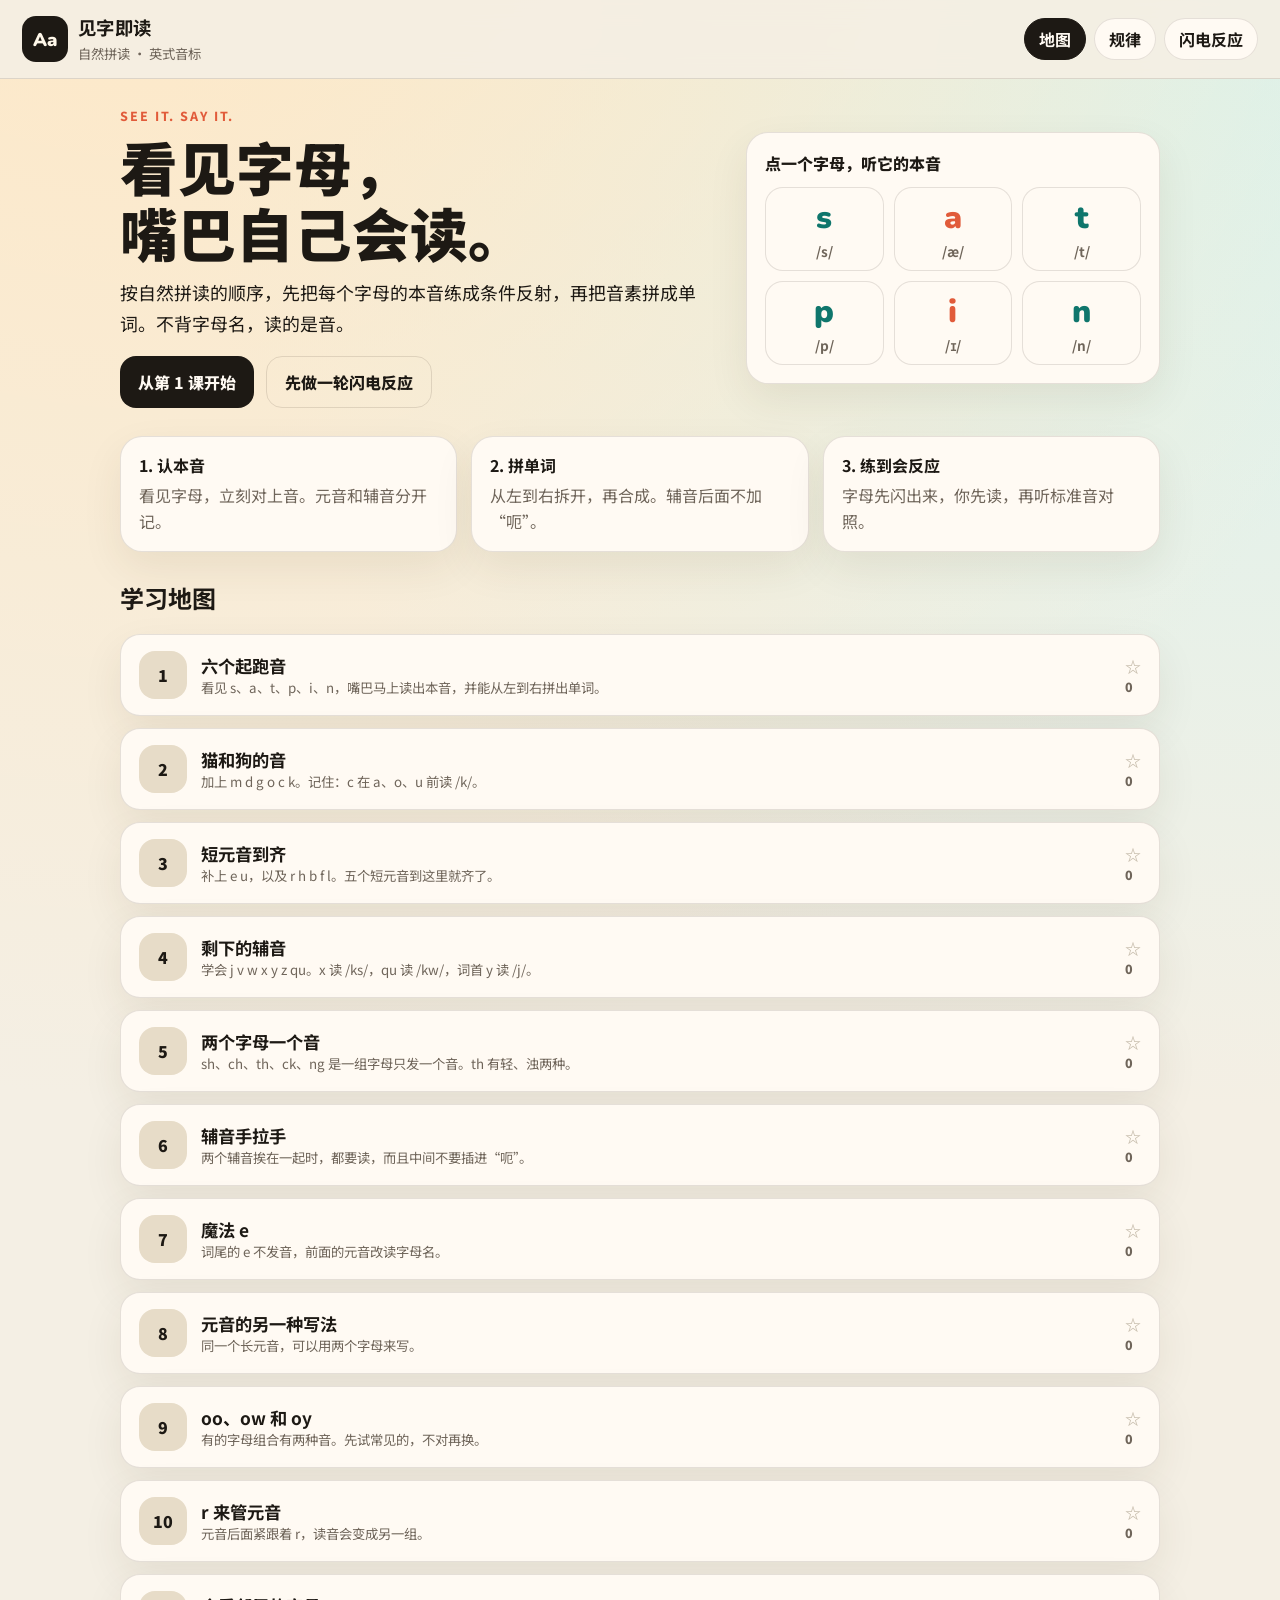
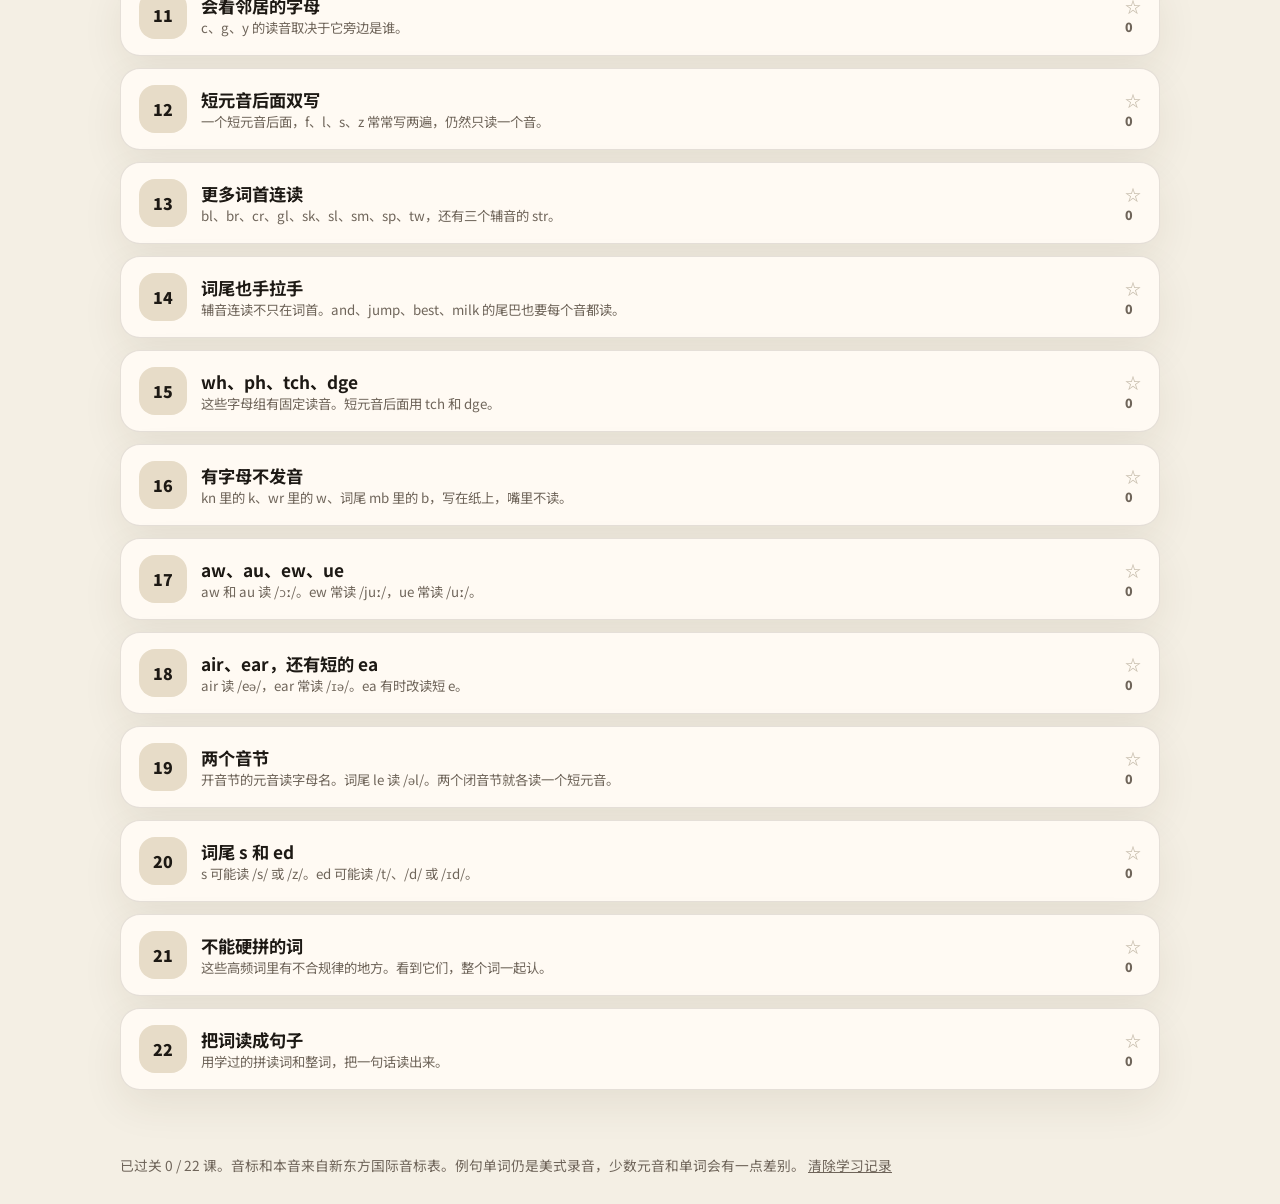
<file: index.html>
<!DOCTYPE html>
<html lang="zh-CN">
<head>
  <meta charset="UTF-8">
  <meta name="viewport" content="width=device-width, initial-scale=1">
  <title>见字即读 · 自然拼读</title>
  <link rel="icon" href="data:image/svg+xml,%3Csvg xmlns='http://www.w3.org/2000/svg' viewBox='0 0 64 64'%3E%3Crect rx='14' width='64' height='64' fill='%231d1914'/%3E%3Ctext x='32' y='42' text-anchor='middle' font-size='28' font-family='Arial' fill='%23fff8ea' font-weight='700'%3EAa%3C/text%3E%3C/svg%3E">
  <link rel="preconnect" href="https://fonts.googleapis.com">
  <link rel="preconnect" href="https://fonts.gstatic.com" crossorigin>
  <link href="https://fonts.googleapis.com/css2?family=Nunito:wght@800;900&family=Noto+Sans+SC:wght@500;700;900&display=swap" rel="stylesheet">
  <link rel="stylesheet" href="css/app.css?v=5">
</head>
<body>
  <div id="app"></div>
  <script src="js/data.js"></script>
  <script src="js/more.js"></script>
  <script src="js/app.js"></script>
</body>
</html>
</file>
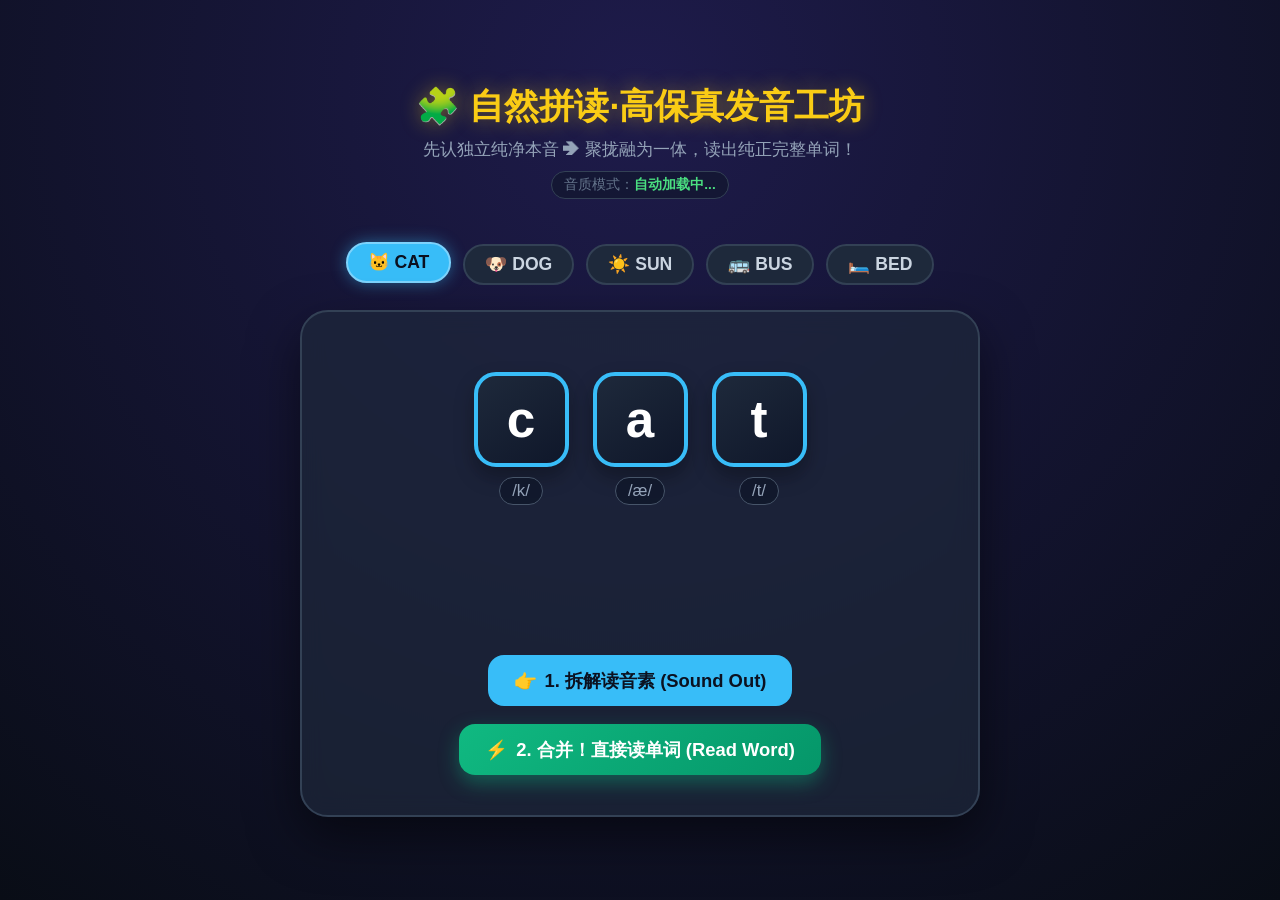
<file: gemini-code-1792479881687.html>
<!DOCTYPE html>
<html lang="zh-CN">
<head>
    <meta charset="UTF-8">
    <meta name="viewport" content="width=device-width, initial-scale=1.0">
    <title>纯净自然拼读工坊 - 高保真发音版</title>
    <style>
        :root {
            --bg: #090d16;
            --blue: #38bdf8;
            --yellow: #facc15;
            --green: #4ade80;
            --card-border: #475569;
        }

        * {
            box-sizing: border-box;
            user-select: none;
            -webkit-user-select: none;
        }

        body {
            margin: 0;
            min-height: 100vh;
            background: radial-gradient(circle at 50% 10%, #1e1b4b 0%, var(--bg) 100%);
            font-family: 'Comic Sans MS', -apple-system, BlinkMacSystemFont, "Segoe UI", sans-serif;
            color: #f8fafc;
            display: flex;
            flex-direction: column;
            align-items: center;
            justify-content: center;
            padding: 20px;
        }

        header {
            text-align: center;
            margin-bottom: 25px;
        }

        h1 {
            font-size: 2.2rem;
            margin: 0 0 8px 0;
            color: var(--yellow);
            text-shadow: 0 0 20px rgba(250, 204, 21, 0.4);
        }

        .subtitle {
            margin: 0;
            font-size: 1.05rem;
            color: #94a3b8;
        }

        /* 顶部高品质发音引擎状态条 */
        .voice-tag {
            margin-top: 10px;
            font-size: 0.85rem;
            color: #64748b;
            background: rgba(15, 23, 42, 0.6);
            padding: 4px 12px;
            border-radius: 999px;
            border: 1px solid #334155;
            display: inline-block;
        }
        .voice-tag span {
            color: var(--green);
            font-weight: bold;
        }

        /* 单词切换栏 */
        .shelf {
            display: flex;
            gap: 12px;
            margin: 20px 0 25px 0;
            flex-wrap: wrap;
            justify-content: center;
        }

        .shelf-btn {
            background: #1e293b;
            border: 2px solid #334155;
            color: #cbd5e1;
            padding: 8px 20px;
            font-size: 1.1rem;
            font-weight: 700;
            border-radius: 999px;
            cursor: pointer;
            transition: all 0.2s;
        }

        .shelf-btn.active, .shelf-btn:hover {
            background: var(--blue);
            color: #0b1120;
            border-color: #7dd3fc;
            box-shadow: 0 0 16px rgba(56, 189, 248, 0.45);
            transform: translateY(-2px);
        }

        /* 主拼读舞台 */
        .stage {
            background: rgba(30, 41, 59, 0.7);
            border: 2px solid #334155;
            border-radius: 28px;
            padding: 40px 30px;
            width: 100%;
            max-width: 680px;
            display: flex;
            flex-direction: column;
            align-items: center;
            backdrop-filter: blur(12px);
            box-shadow: 0 20px 50px rgba(0,0,0,0.5);
            position: relative;
        }

        /* 字母卡片轨道 */
        .track {
            display: flex;
            justify-content: center;
            align-items: center;
            gap: 24px;
            margin: 20px 0 35px 0;
            position: relative;
            min-height: 120px;
            transition: gap 0.45s cubic-bezier(0.34, 1.56, 0.64, 1);
        }

        .slot {
            display: flex;
            flex-direction: column;
            align-items: center;
            position: relative;
        }

        .card {
            width: 95px;
            height: 95px;
            background: linear-gradient(145deg, #1e293b, #0f172a);
            border: 4px solid var(--blue);
            border-radius: 22px;
            display: flex;
            align-items: center;
            justify-content: center;
            font-size: 3.2rem;
            font-weight: 900;
            color: #fff;
            cursor: pointer;
            box-shadow: 0 10px 20px rgba(0,0,0,0.3);
            transition: all 0.3s cubic-bezier(0.175, 0.885, 0.32, 1.275);
        }

        .card:hover {
            border-color: var(--yellow);
            transform: translateY(-4px);
        }

        .card.active {
            transform: scale(1.15) translateY(-8px);
            border-color: var(--yellow);
            background: #0284c7;
            box-shadow: 0 0 30px var(--yellow);
        }

        .ipa-label {
            margin-top: 10px;
            font-size: 1.05rem;
            color: #94a3b8;
            background: rgba(15, 23, 42, 0.8);
            padding: 3px 12px;
            border-radius: 999px;
            border: 1px solid #475569;
            transition: all 0.3s;
        }

        /* 融合吸附状态 */
        .stage.merged .track {
            gap: 0px;
        }

        .stage.merged .card {
            border-color: var(--green);
            background: #15803d;
            box-shadow: 0 0 25px rgba(74, 222, 128, 0.4);
            border-radius: 0;
        }
        .stage.merged .slot:first-child .card {
            border-top-left-radius: 22px;
            border-bottom-left-radius: 22px;
        }
        .stage.merged .slot:last-child .card {
            border-top-right-radius: 22px;
            border-bottom-right-radius: 22px;
        }
        .stage.merged .ipa-label {
            opacity: 0;
            transform: translateY(5px);
        }

        /* 最终实物揭晓 */
        .result-panel {
            height: 90px;
            display: flex;
            align-items: center;
            justify-content: center;
            gap: 16px;
            opacity: 0;
            transform: scale(0.6);
            transition: all 0.4s cubic-bezier(0.34, 1.56, 0.64, 1);
            pointer-events: none;
        }

        .result-panel.show {
            opacity: 1;
            transform: scale(1);
            pointer-events: auto;
        }

        .res-emoji {
            font-size: 4.2rem;
            animation: bounce 0.6s infinite alternate;
        }

        .res-word {
            font-size: 2.6rem;
            font-weight: 900;
            color: var(--green);
            letter-spacing: 2px;
            text-shadow: 0 0 20px rgba(74, 222, 128, 0.6);
        }

        @keyframes bounce {
            from { transform: translateY(0); }
            to { transform: translateY(-8px); }
        }

        /* 控制按钮 */
        .controls {
            display: flex;
            gap: 18px;
            margin-top: 25px;
            flex-wrap: wrap;
            justify-content: center;
        }

        .btn {
            font-size: 1.15rem;
            font-weight: bold;
            padding: 13px 26px;
            border-radius: 16px;
            border: none;
            cursor: pointer;
            display: flex;
            align-items: center;
            gap: 8px;
            transition: all 0.2s;
        }

        .btn-individual {
            background: var(--blue);
            color: #0b1120;
        }
        .btn-individual:hover {
            background: #7dd3fc;
            transform: translateY(-2px);
        }

        .btn-blend {
            background: linear-gradient(135deg, #10b981, #059669);
            color: #fff;
            box-shadow: 0 8px 20px rgba(16, 185, 129, 0.4);
        }
        .btn-blend:hover {
            transform: translateY(-2px) scale(1.03);
            box-shadow: 0 12px 25px rgba(16, 185, 129, 0.6);
        }
    </style>
</head>
<body>

    <header>
        <h1>🧩 自然拼读·高保真发音工坊</h1>
        <p class="subtitle">先认独立纯净本音 ➔ 聚拢融为一体，读出纯正完整单词！</p>
        <div class="voice-tag" id="voiceStatus">音质模式：<span>自动加载中...</span></div>
    </header>

    <div class="shelf" id="shelf"></div>

    <div class="stage" id="stage">
        <div class="track" id="track"></div>

        <div class="result-panel" id="resultPanel">
            <span class="res-emoji" id="resEmoji">🐱</span>
            <span class="res-word" id="resWord">CAT</span>
        </div>

        <div class="controls">
            <button class="btn btn-individual" onclick="playLetterByLetter()">
                <span>👉</span> 1. 拆解读音素 (Sound Out)
            </button>
            <button class="btn btn-blend" onclick="mergeAndReadWord()">
                <span>⚡</span> 2. 合并！直接读单词 (Read Word)
            </button>
        </div>
    </div>

    <script>
        // 词库配置：每个字母本音不再使用粗糙辅音文本，而是采用国际拼读标准短音
        const PHONICS_WORDS = [
            {
                word: "CAT",
                emoji: "🐱",
                meaning: "猫",
                letters: [
                    { char: "c", ipa: "/k/", speak: "k" },
                    { char: "a", ipa: "/æ/", speak: "at", slice: true }, // 取干净饱满的短元音
                    { char: "t", ipa: "/t/", speak: "t" }
                ]
            },
            {
                word: "DOG",
                emoji: "🐶",
                meaning: "小狗",
                letters: [
                    { char: "d", ipa: "/d/", speak: "duh" },
                    { char: "o", ipa: "/ɒ/", speak: "ox", slice: true },
                    { char: "g", ipa: "/ɡ/", speak: "guh" }
                ]
            },
            {
                word: "SUN",
                emoji: "☀️",
                meaning: "太阳",
                letters: [
                    { char: "s", ipa: "/s/", speak: "s" },
                    { char: "u", ipa: "/ʌ/", speak: "up", slice: true },
                    { char: "n", ipa: "/n/", speak: "nn" }
                ]
            },
            {
                word: "BUS",
                emoji: "🚌",
                meaning: "巴士",
                letters: [
                    { char: "b", ipa: "/b/", speak: "buh" },
                    { char: "u", ipa: "/ʌ/", speak: "up", slice: true },
                    { char: "s", ipa: "/s/", speak: "s" }
                ]
            },
            {
                word: "BED",
                emoji: "🛏️",
                meaning: "床",
                letters: [
                    { char: "b", ipa: "/b/", speak: "buh" },
                    { char: "e", ipa: "/e/", speak: "ed", slice: true },
                    { char: "d", ipa: "/d/", speak: "duh" }
                ]
            }
        ];

        let currentIndex = 0;
        let isPlaying = false;
        let bestVoice = null;

        // 🌟 核心优化：智能筛选最清晰、自然的真人发音库，过滤沙哑/过老音色
        function initBestVoice() {
            if (!window.speechSynthesis) return;
            const voices = window.speechSynthesis.getVoices();
            if (!voices || voices.length === 0) return;

            // 优先匹配高质量自然发音库（Natural, Google, Samantha, Premium, Jenny 等）
            bestVoice = voices.find(v => 
                v.lang.startsWith('en') && 
                (v.name.includes('Natural') || v.name.includes('Google') || v.name.includes('Samantha') || v.name.includes('Jenny') || v.name.includes('Ava'))
            ) || voices.find(v => v.lang.startsWith('en-US')) || voices.find(v => v.lang.startsWith('en'));

            const status = document.getElementById('voiceStatus');
            if (bestVoice) {
                status.innerHTML = `已自动匹配高保真音色：<span>${bestVoice.name}</span>`;
            } else {
                status.innerHTML = `音质模式：<span>系统标准清晰度</span>`;
            }
        }

        if (window.speechSynthesis) {
            window.speechSynthesis.onvoiceschanged = initBestVoice;
            initBestVoice();
        }

        // 纯净发音单音（音调稳定在 1.0，杜绝提调引起的破音与沙哑）
        function speakPhonicsSound(item) {
            return new Promise((resolve) => {
                if (!window.speechSynthesis) return resolve();
                window.speechSynthesis.cancel();

                // 对于短元音（如 at 中的 a），发音短促饱满
                const utter = new SpeechSynthesisUtterance(item.speak);
                if (bestVoice) utter.voice = bestVoice;
                utter.lang = 'en-US';
                utter.rate = 1.0; 
                utter.pitch = 1.0; // 稳定标准音高，消除尖锐和沙哑摩擦

                utter.onend = () => resolve();
                utter.onerror = () => resolve();
                window.speechSynthesis.speak(utter);
            });
        }

        // 最终合并朗读：直接调用标准英文单词，完整、圆润
        function speakWord(word) {
            return new Promise((resolve) => {
                if (!window.speechSynthesis) return resolve();
                window.speechSynthesis.cancel();

                const utter = new SpeechSynthesisUtterance(word.toLowerCase());
                if (bestVoice) utter.voice = bestVoice;
                utter.lang = 'en-US';
                utter.rate = 0.9; // 略微放慢，让孩子听得最清楚
                utter.pitch = 1.0;

                utter.onend = () => resolve();
                utter.onerror = () => resolve();
                window.speechSynthesis.speak(utter);
            });
        }

        function renderShelf() {
            const shelf = document.getElementById('shelf');
            shelf.innerHTML = '';
            PHONICS_WORDS.forEach((item, idx) => {
                const btn = document.createElement('button');
                btn.className = `shelf-btn ${idx === currentIndex ? 'active' : ''}`;
                btn.innerText = `${item.emoji} ${item.word}`;
                btn.onclick = () => selectWord(idx);
                shelf.appendChild(btn);
            });
        }

        function renderStage() {
            const track = document.getElementById('track');
            const resPanel = document.getElementById('resultPanel');
            const stage = document.getElementById('stage');
            
            stage.classList.remove('merged');
            resPanel.classList.remove('show');
            track.innerHTML = '';

            const data = PHONICS_WORDS[currentIndex];

            data.letters.forEach((l, i) => {
                const slot = document.createElement('div');
                slot.className = 'slot';

                const card = document.createElement('div');
                card.className = 'card';
                card.id = `card-${i}`;
                card.innerText = l.char;
                card.onclick = () => playSingle(i);

                const ipa = document.createElement('div');
                ipa.className = 'ipa-label';
                ipa.innerText = l.ipa;

                slot.appendChild(card);
                slot.appendChild(ipa);
                track.appendChild(slot);
            });

            document.getElementById('resEmoji').innerText = data.emoji;
            document.getElementById('resWord').innerText = `${data.word} (${data.meaning})`;
            renderShelf();
        }

        function selectWord(idx) {
            if (isPlaying) return;
            currentIndex = idx;
            renderStage();
        }

        async function playSingle(idx) {
            if (isPlaying) return;
            const letter = PHONICS_WORDS[currentIndex].letters[idx];
            const card = document.getElementById(`card-${idx}`);
            card.classList.add('active');
            await speakPhonicsSound(letter);
            card.classList.remove('active');
        }

        // 步骤 1：拆解每个音素
        async function playLetterByLetter() {
            if (isPlaying) return;
            isPlaying = true;
            resetState();

            const letters = PHONICS_WORDS[currentIndex].letters;
            for (let i = 0; i < letters.length; i++) {
                const card = document.getElementById(`card-${i}`);
                card.classList.add('active');
                await speakPhonicsSound(letters[i]);
                await new Promise(r => setTimeout(r, 160));
                card.classList.remove('active');
                await new Promise(r => setTimeout(r, 120));
            }
            isPlaying = false;
        }

        // 步骤 2：直接聚拢并朗读最终标准单词
        async function mergeAndReadWord() {
            if (isPlaying) return;
            isPlaying = true;
            resetState();

            const data = PHONICS_WORDS[currentIndex];
            const stage = document.getElementById('stage');
            const resPanel = document.getElementById('resultPanel');

            // 1. 卡片无缝聚拢
            stage.classList.add('merged');
            await new Promise(r => setTimeout(r, 380));

            // 2. 清脆标准念出完整单词
            await speakWord(data.word);

            // 3. 展现最终结果图示
            resPanel.classList.add('show');

            isPlaying = false;
        }

        function resetState() {
            document.getElementById('stage').classList.remove('merged');
            document.getElementById('resultPanel').classList.remove('show');
        }

        window.onload = () => {
            initBestVoice();
            renderStage();
        };
    </script>
</body>
</html>
</file>
<file: css/app.css>
:root {
  --paper: #f4efe4;
  --paper-deep: #e7dcc8;
  --ink: #1d1914;
  --muted: #6f655a;
  --card: #fffaf3;
  --line: rgba(40, 30, 18, 0.12);
  --coral: #e15b3a;
  --teal: #0f766c;
  --violet: #5344a6;
  --gold: #b67912;
  --blend: #1d6a9a;
  --green: #1d7a45;
  --shadow: 0 16px 40px rgba(70, 46, 18, 0.08);
  --radius: 22px;
  font-family: "Noto Sans SC", "PingFang SC", "Nunito", "Avenir Next", sans-serif;
  color: var(--ink);
}

* { box-sizing: border-box; }

html, body { margin: 0; min-height: 100%; }

body {
  background:
    radial-gradient(circle at 12% -10%, #ffe7c2 0%, transparent 42%),
    radial-gradient(circle at 100% 0%, #d9f3ee 0%, transparent 36%),
    var(--paper);
  color: var(--ink);
}

button, input { font: inherit; color: inherit; }

button { cursor: pointer; }

button:focus-visible {
  outline: 3px solid #1d6a9a;
  outline-offset: 3px;
}

#app { min-height: 100vh; }

.topbar {
  position: sticky;
  top: 0;
  z-index: 5;
  display: flex;
  justify-content: space-between;
  align-items: center;
  gap: 16px;
  padding: 14px 22px;
  background: rgba(244, 239, 228, 0.9);
  backdrop-filter: blur(12px);
  border-bottom: 1px solid var(--line);
}

.brand, .text-btn, .back {
  display: inline-flex;
  align-items: center;
  gap: 10px;
  background: transparent;
  border: 0;
  padding: 0;
  text-align: left;
}

.brand strong { display: block; font-size: 1.15rem; letter-spacing: 0.02em; }
.brand small, .muted, .status { color: var(--muted); }

.logo {
  width: 46px;
  height: 46px;
  border-radius: 14px;
  display: grid;
  place-items: center;
  background: var(--ink);
  color: #fff8ea;
  font-family: Nunito, "Avenir Next", sans-serif;
  font-weight: 900;
  font-size: 1.15rem;
}

.topbar nav { display: flex; gap: 8px; flex-wrap: wrap; }

.topbar nav button, .shelf-btn, .choice, .mini, .demo-tile, .path-card, .rule-card, .speed-btn {
  border: 1.5px solid var(--line);
  background: var(--card);
  border-radius: 999px;
}

.topbar nav button { padding: 8px 14px; font-weight: 700; }
.topbar nav button.on { background: var(--ink); color: #fffaf3; border-color: var(--ink); }

main { max-width: 1080px; margin: 0 auto; padding: 28px 20px 64px; }

.hero { display: grid; grid-template-columns: 1.3fr 0.9fr; gap: 28px; align-items: center; }
.kicker { letter-spacing: 0.16em; text-transform: uppercase; font-size: 0.78rem; color: var(--coral); font-weight: 800; margin: 0 0 8px; }
h1 { font-size: clamp(2.2rem, 5vw, 3.6rem); line-height: 1.15; margin: 0 0 12px; font-weight: 900; }
.lead { font-size: 1.12rem; line-height: 1.7; margin: 0 0 18px; }
.hero-actions, .pager, .controls, .listens, .action-grid { display: flex; flex-wrap: wrap; gap: 12px; }

.btn {
  border: 0;
  border-radius: 16px;
  padding: 13px 18px;
  font-weight: 800;
  background: var(--ink);
  color: #fffaf3;
}
.btn.light { background: transparent; color: var(--ink); border: 1.5px solid var(--line); }
.btn-blend { background: var(--green); color: white; border: 0; border-radius: 16px; padding: 13px 18px; font-weight: 800; }
.btn-sound { background: var(--teal); color: white; border: 0; border-radius: 16px; padding: 13px 18px; font-weight: 800; }
.btn:disabled { opacity: 0.4; cursor: default; }

.demo {
  background: var(--card);
  border-radius: var(--radius);
  padding: 18px;
  box-shadow: var(--shadow);
  border: 1px solid var(--line);
}
.demo p { margin: 0 0 12px; font-weight: 800; }
.demo-row { display: grid; grid-template-columns: repeat(3, 1fr); gap: 10px; }
.demo-tile {
  border-radius: 18px;
  min-height: 84px;
  font-family: Nunito, "Avenir Next", sans-serif;
  font-size: 2rem;
  font-weight: 900;
  display: flex;
  flex-direction: column;
  align-items: center;
  justify-content: center;
  gap: 2px;
}
.demo-tile small { font-family: "Noto Sans SC", sans-serif; font-size: 0.85rem; font-weight: 700; color: var(--muted); }

.steps { display: grid; grid-template-columns: repeat(3, 1fr); gap: 14px; margin: 28px 0; }
.step, .rule-card, .path-card, .stage, .lesson, .panel {
  background: var(--card);
  border: 1px solid var(--line);
  border-radius: var(--radius);
  box-shadow: var(--shadow);
}
.step { padding: 16px 18px; }
.step b { display: block; margin-bottom: 6px; }
.step span { color: var(--muted); line-height: 1.6; }

.path { display: flex; flex-direction: column; gap: 12px; }
.path-card {
  width: 100%;
  text-align: left;
  border-radius: 20px;
  padding: 16px 18px;
  display: grid;
  grid-template-columns: auto 1fr auto;
  gap: 14px;
  align-items: center;
}
.path-card:hover { transform: translateY(-1px); }
.num {
  width: 48px; height: 48px; border-radius: 16px;
  display: grid; place-items: center;
  background: var(--paper-deep); font-weight: 900;
}
.path-card strong { display: block; font-size: 1.08rem; }
.path-card small { display: block; color: var(--muted); line-height: 1.45; }
.star small { color: var(--muted); font-size: 0.78rem; }
.star { font-weight: 900; color: var(--gold); }
.star.off { color: #c8beae; }

.page-head { margin-bottom: 18px; }
.back { color: var(--muted); font-weight: 700; margin-bottom: 10px; }
.chips { display: flex; flex-wrap: wrap; gap: 8px; margin: 14px 0 18px; }
.mini {
  border-radius: 16px;
  min-width: 72px;
  padding: 8px 10px;
  font-family: Nunito, "Avenir Next", sans-serif;
  font-weight: 900;
  font-size: 1.25rem;
  display: flex;
  flex-direction: column;
  align-items: center;
}
.mini small { font-family: "Noto Sans SC", sans-serif; font-size: 0.75rem; color: var(--muted); font-weight: 700; }

.action-grid { display: grid; grid-template-columns: repeat(4, 1fr); margin: 8px 0 12px; }
.action-grid button {
  border-radius: 18px;
  border: 1px solid var(--line);
  background: var(--card);
  padding: 18px 12px;
  font-weight: 800;
  box-shadow: var(--shadow);
}
.action-grid button span { display: block; color: var(--muted); font-weight: 600; font-size: 0.86rem; margin-top: 4px; }

.lesson { padding: 28px 22px 22px; text-align: center; }
.giant {
  width: min(100%, 280px);
  min-height: 150px;
  margin: 8px auto 8px;
  border-radius: 28px;
  display: grid;
  place-items: center;
  font-family: Nunito, "Avenir Next", sans-serif;
  font-weight: 900;
  font-size: 5rem;
  letter-spacing: -0.04em;
  border: 4px solid currentColor;
  background: white;
}
.giant.wide { font-size: 3.4rem; }
.ipa-lg { font-size: 1.6rem; margin: 8px 0; font-weight: 800; }
.hint { max-width: 640px; margin: 0 auto 16px; line-height: 1.7; color: #3d342b; }
.keyword {
  display: inline-flex;
  align-items: center;
  gap: 10px;
  padding: 8px 14px;
  border-radius: 999px;
  background: var(--paper);
  margin-bottom: 16px;
  font-weight: 800;
}
.dots { display: flex; justify-content: center; gap: 6px; margin: 8px 0 16px; }
.dots i { width: 8px; height: 8px; border-radius: 99px; background: #ddd3c4; display: block; }
.dots i.on { background: var(--ink); width: 22px; }

.kind-vowel { color: var(--coral); }
.kind-consonant { color: var(--teal); }
.kind-team { color: var(--violet); }
.kind-magic { color: var(--gold); }
.kind-blend { color: var(--blend); }

.shelf {
  display: flex;
  gap: 8px;
  overflow-x: auto;
  padding: 4px 2px 12px;
  margin-bottom: 8px;
}
.shelf-btn { padding: 8px 14px; font-weight: 800; white-space: nowrap; border-radius: 999px; }
.shelf-btn.active { background: var(--ink); color: #fffaf3; border-color: var(--ink); }

.stage { padding: 28px 18px 22px; text-align: center; }
.track {
  display: flex;
  justify-content: center;
  align-items: flex-start;
  gap: 18px;
  min-height: 150px;
  transition: gap 0.45s cubic-bezier(0.34, 1.56, 0.64, 1);
}
.slot { display: flex; flex-direction: column; align-items: center; }
.card {
  min-width: 92px;
  height: 100px;
  padding: 0 12px;
  border-radius: 22px;
  border: 4px solid currentColor;
  background: white;
  font-family: Nunito, "Avenir Next", sans-serif;
  font-size: 3rem;
  font-weight: 900;
  letter-spacing: -0.04em;
  box-shadow: 0 10px 0 rgba(40, 30, 18, 0.05);
}
.card.wide { font-size: 2.1rem; }
.card:hover { transform: translateY(-3px); }
.card.active {
  transform: translateY(-8px) scale(1.08);
  background: #fff;
  box-shadow: 0 14px 0 rgba(40, 30, 18, 0.1);
}
.ipa { margin-top: 8px; color: var(--muted); font-weight: 800; background: var(--paper); border-radius: 999px; padding: 2px 8px; }

.stage.merged .track { gap: 0; }
.stage.merged .card {
  border-radius: 0;
  color: white;
  background: var(--green);
  border-color: #166538;
  box-shadow: none;
}
.stage.merged .slot:first-child .card { border-top-left-radius: 22px; border-bottom-left-radius: 22px; }
.stage.merged .slot:last-child .card { border-top-right-radius: 22px; border-bottom-right-radius: 22px; }
.stage.merged .ipa { opacity: 0; }

.result {
  min-height: 74px;
  display: flex;
  justify-content: center;
  align-items: center;
  gap: 12px;
  opacity: 0;
  transform: scale(0.8);
  transition: 0.35s cubic-bezier(0.34, 1.56, 0.64, 1);
}
.result.show { opacity: 1; transform: none; }
.result b { display: block; font-size: 2rem; color: var(--green); letter-spacing: 0.04em; }
.result small { color: var(--muted); font-weight: 700; }
.res-emoji { font-size: 3rem; animation: bob 0.7s ease-in-out infinite alternate; }
.sentence { font-size: 1.7rem; line-height: 2; }
.sentence button {
  border: 0;
  background: transparent;
  font-weight: 900;
  border-bottom: 3px solid var(--line);
  margin: 0 3px;
  padding: 0 2px;
}
.sentence button.on { color: var(--coral); border-color: var(--coral); }
.formula { min-height: 28px; color: var(--muted); font-weight: 800; opacity: 0; }
.formula.show { opacity: 1; }
.controls { justify-content: center; margin-top: 8px; }

@keyframes bob { from { transform: translateY(0); } to { transform: translateY(-6px); } }

.quiz-card, .reflex-card, .rule-card, .panel { padding: 22px; }
.choices { display: grid; grid-template-columns: 1fr 1fr; gap: 12px; margin-top: 16px; }
.choice {
  border-radius: 18px;
  min-height: 84px;
  padding: 12px;
  font-weight: 800;
  font-size: 1.35rem;
}
.choice small { display: block; color: var(--muted); font-size: 0.9rem; margin-top: 4px; }
.choice.good { background: #e7f6ec; border-color: var(--green); }
.choice.bad { background: #fde8e3; border-color: var(--coral); }
.feedback { margin-top: 14px; font-weight: 800; }
.progress-label { color: var(--muted); font-weight: 700; }

.reflex-face {
  min-height: 220px;
  display: grid;
  place-items: center;
  font-family: Nunito, "Avenir Next", sans-serif;
  font-weight: 900;
  font-size: 7rem;
  letter-spacing: -0.05em;
  background: white;
  border-radius: 28px;
  border: 4px solid var(--ink);
  margin: 12px 0;
}
.reflex-face small {
  display: block;
  font-family: "Noto Sans SC", sans-serif;
  font-size: 1.1rem;
  letter-spacing: 0;
  color: var(--muted);
  font-weight: 800;
}
.speed-row { display: flex; gap: 8px; margin: 12px 0; }
.speed-btn { padding: 8px 12px; font-weight: 800; }
.speed-btn.on { background: var(--ink); color: white; }

.rule-list { display: grid; grid-template-columns: 1fr 1fr; gap: 12px; }
.rule-card { text-align: left; padding: 18px; }
.rule-card b { display: block; margin-bottom: 6px; font-size: 1.08rem; }
.rule-card span { color: var(--muted); line-height: 1.55; }

.pairs { display: flex; flex-wrap: wrap; gap: 10px; justify-content: center; margin: 12px 0; }
.pair { display: flex; gap: 6px; align-items: center; }
.pair i { color: var(--muted); font-style: normal; font-weight: 900; }

.footer {
  max-width: 1080px;
  margin: 0 auto;
  padding: 0 20px 28px;
  color: var(--muted);
  font-size: 0.86rem;
  line-height: 1.6;
}
.footer button { background: none; border: 0; color: var(--muted); text-decoration: underline; padding: 0; }

@media (max-width: 800px) {
  .hero, .steps, .action-grid, .rule-list, .choices { grid-template-columns: 1fr 1fr; }
  .hero { grid-template-columns: 1fr; }
  .topbar { flex-direction: column; align-items: stretch; }
  .reflex-face { font-size: 5rem; min-height: 170px; }
  .card { min-width: 64px; height: 78px; font-size: 2.1rem; padding: 0 8px; }
  .card.wide { font-size: 1.45rem; }
  .track { gap: 6px; }
}

@media (max-width: 560px) {
  .steps, .action-grid, .rule-list { grid-template-columns: 1fr; }
  .demo-row { grid-template-columns: repeat(3, 1fr); }
}

@media (prefers-reduced-motion: reduce) {
  .res-emoji { animation: none; }
  .track, .result, .card { transition: none; }
}
</file>
